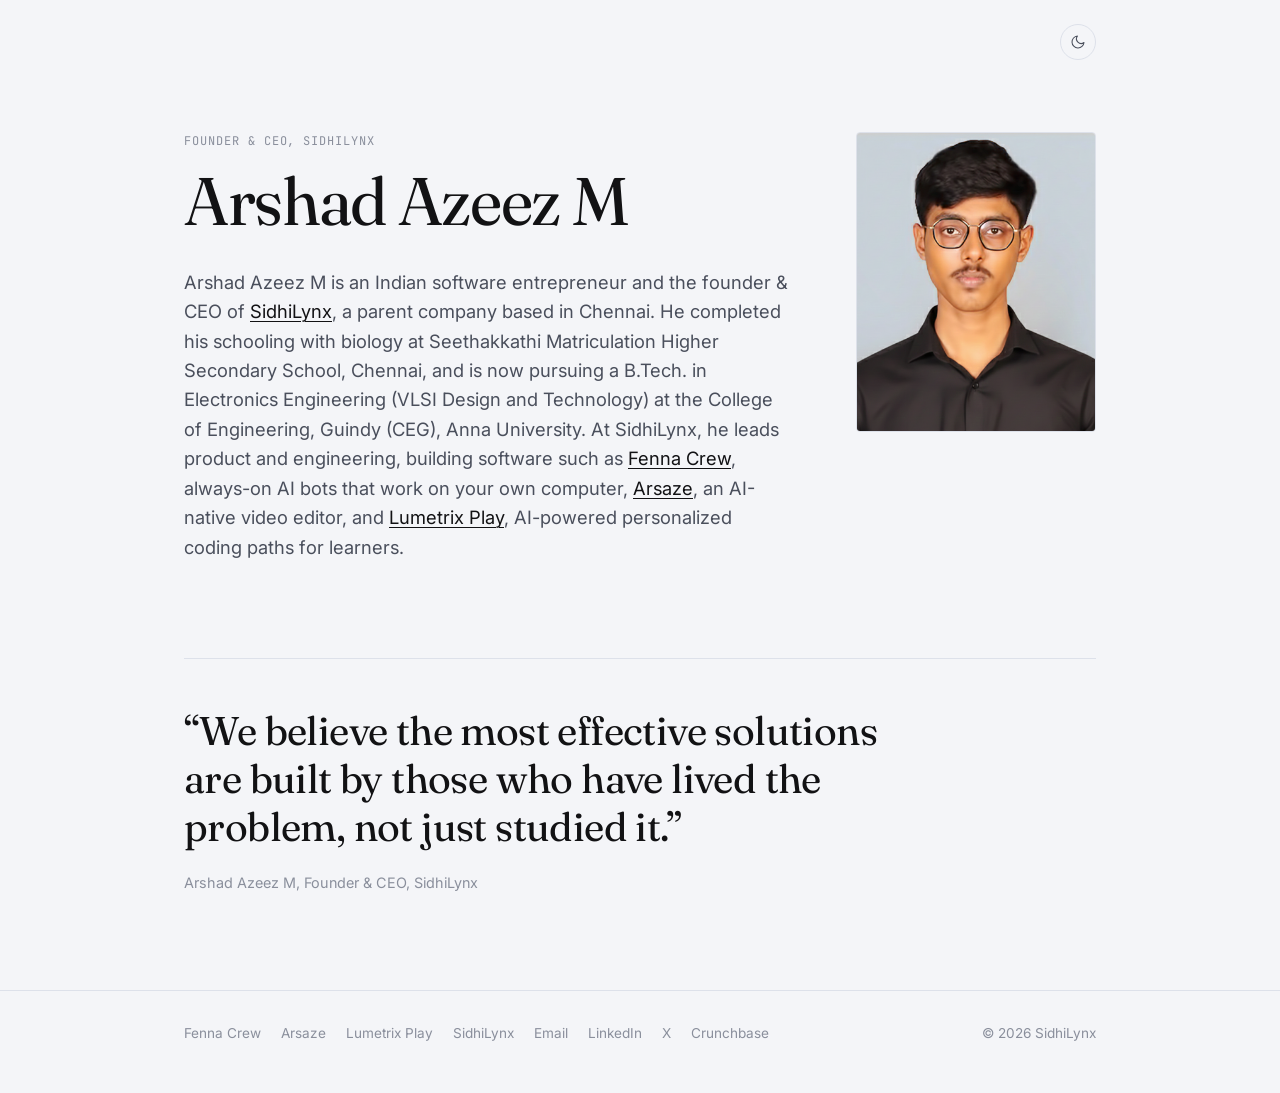
<file: index.html>
<!DOCTYPE html>
<html lang="en">
<head>
    <meta charset="UTF-8">
    <meta name="viewport" content="width=device-width, initial-scale=1.0">
    <title>Arshad Azeez M — Founder & CEO of SidhiLynx</title>
    <link rel="canonical" href="https://ceo.sidhilynx.com/">
    <meta name="google-site-verification" content="n1mcMbTLmEB4r3F04E456LTdkWBDqtnfcdT1jEZA8gM" />
    <meta name="description" content="Arshad Azeez M is an Indian software entrepreneur and the founder & CEO of SidhiLynx, the company behind Arsaze, the AI-native video editor, and Lumetrix Play.">
    <meta name="robots" content="index, follow">
    <meta name="author" content="Arshad Azeez M">
    <meta property="og:type" content="profile">
    <meta property="og:title" content="Arshad Azeez M — Founder & CEO of SidhiLynx">
    <meta property="og:description" content="Founder & CEO of SidhiLynx, building Arsaze and Lumetrix Play. Studying Electronics Engineering (VLSI Design and Technology) at CEG, Anna University.">
    <meta property="og:image" content="https://ceo.sidhilynx.com/arshad-azeez.png">
    <meta property="og:image:width" content="800">
    <meta property="og:image:height" content="800">
    <meta property="og:image:alt" content="Arshad Azeez M — Founder & CEO of SidhiLynx">
    <meta property="og:url" content="https://ceo.sidhilynx.com/">
    <meta property="og:site_name" content="Arshad Azeez M">
    <meta property="profile:first_name" content="Arshad">
    <meta property="profile:last_name" content="Azeez M">
    <meta name="twitter:card" content="summary_large_image">
    <meta name="twitter:site" content="@ArshadAzeezM">
    <meta name="twitter:creator" content="@ArshadAzeezM">
    <meta name="twitter:title" content="Arshad Azeez M — Founder & CEO of SidhiLynx">
    <meta name="twitter:description" content="Founder & CEO of SidhiLynx, building Arsaze and Lumetrix Play. Studying Electronics Engineering (VLSI Design and Technology) at CEG, Anna University.">
    <meta name="twitter:image" content="https://ceo.sidhilynx.com/arshad-azeez.png">
    <meta name="twitter:image:alt" content="Arshad Azeez M — Founder & CEO of SidhiLynx">
    <link rel="icon" href="/favicon.ico" type="image/x-icon">
    <link rel="icon" type="image/png" sizes="32x32" href="/favicon-32x32.png">
    <link rel="icon" type="image/png" sizes="16x16" href="/favicon-16x16.png">
    <link rel="apple-touch-icon" sizes="180x180" href="/apple-touch-icon.png">
    <link rel="manifest" href="/site.webmanifest">
    <meta name="theme-color" content="#f4f5f8" media="(prefers-color-scheme: light)">
    <meta name="theme-color" content="#050506" media="(prefers-color-scheme: dark)">
    <link rel="preconnect" href="https://fonts.googleapis.com">
    <link rel="preconnect" href="https://fonts.gstatic.com" crossorigin>
    <link href="https://fonts.googleapis.com/css2?family=Fraunces:opsz,wght@9..144,400;9..144,500&family=Inter:wght@400;500;600&family=JetBrains+Mono:wght@400;500&display=swap" rel="stylesheet">

    <script type="application/ld+json">
    {
      "@context": "https://schema.org",
      "@graph": [
        {
          "@type": "WebSite",
          "@id": "https://ceo.sidhilynx.com/#website",
          "url": "https://ceo.sidhilynx.com/",
          "name": "Arshad Azeez M",
          "description": "Official website of Arshad Azeez M, Founder & CEO of SidhiLynx",
          "publisher": { "@id": "https://ceo.sidhilynx.com/#person" }
        },
        {
          "@type": "Person",
          "@id": "https://ceo.sidhilynx.com/#person",
          "name": "Arshad Azeez M",
          "jobTitle": "Founder and CEO",
          "email": "arshadazeezm@arsaze.com",
          "mainEntityOfPage": "https://ceo.sidhilynx.com/",
          "birthDate": "2007-08-21",
          "birthPlace": { "@type": "Place", "name": "Chennai, India" },
          "description": "Arshad Azeez M is an Indian software entrepreneur and the founder & CEO of SidhiLynx, the company behind Arsaze and Lumetrix Play.",
          "url": "https://ceo.sidhilynx.com/",
          "image": { "@type": "ImageObject", "url": "https://ceo.sidhilynx.com/arshad-azeez.png", "width": 800, "height": 800 },
          "nationality": "Indian",
          "worksFor": { "@id": "https://sidhilynx.com/#organization" },
          "sameAs": [
            "https://ceo.sidhilynx.com/",
            "https://www.linkedin.com/in/arshad-azeez-m",
            "https://x.com/ArshadAzeezM",
            "https://www.crunchbase.com/person/arshad-azeez",
            "https://github.com/anrosprac",
            "https://www.google.com/search?kgmid=/g/11myh8p96y"
          ]
        },
        {
          "@type": "Organization",
          "@id": "https://sidhilynx.com/#organization",
          "name": "SidhiLynx",
          "url": "https://sidhilynx.com",
          "foundingDate": "2025-12-31",
          "location": "Chennai, India",
          "founder": { "@id": "https://ceo.sidhilynx.com/#person" },
          "logo": "https://sidhilynx.com/logo.jpeg"
        },
        {
          "@type": "SoftwareApplication",
          "name": "Arsaze",
          "url": "https://arsaze.com/",
          "applicationCategory": "MultimediaApplication",
          "operatingSystem": "Windows, macOS, Linux, Web",
          "description": "AI-native video editor that edits a real timeline while you watch.",
          "creator": { "@id": "https://ceo.sidhilynx.com/#person" },
          "publisher": { "@id": "https://sidhilynx.com/#organization" }
        },
        {
          "@type": "SoftwareApplication",
          "name": "Lumetrix Play",
          "url": "https://lumetrixplay.sidhi.xyz/",
          "applicationCategory": "EducationalApplication",
          "description": "AI-powered personalized coding paths.",
          "creator": { "@id": "https://ceo.sidhilynx.com/#person" },
          "publisher": { "@id": "https://sidhilynx.com/#organization" }
        }
      ]
    }
    </script>

    <script>
        try { var t = localStorage.getItem('theme'); if (t) document.documentElement.dataset.theme = t; } catch (e) {}
    </script>
    <style>
        :root {
            --bg: #f4f5f8;
            --ink: #121214;
            --ink-2: #4a4f5c;
            --ink-3: #8a8f9c;
            --line: #dde1ea;
            --serif: "Fraunces", Georgia, serif;
            --sans: "Inter", ui-sans-serif, system-ui, sans-serif;
            --mono: "JetBrains Mono", ui-monospace, monospace;
        }
        @media (prefers-color-scheme: dark) {
            :root:not([data-theme="light"]) {
                --bg: #050506;
                --ink: #f2f2f4;
                --ink-2: #a3a9b8;
                --ink-3: #6b6b74;
                --line: #222227;
            }
        }
        :root[data-theme="dark"] {
            --bg: #050506;
            --ink: #f2f2f4;
            --ink-2: #a3a9b8;
            --ink-3: #6b6b74;
            --line: #222227;
        }

        *, *::before, *::after { box-sizing: border-box; margin: 0; padding: 0; }
        body {
            background: var(--bg);
            color: var(--ink);
            font-family: var(--sans);
            line-height: 1.6;
            -webkit-font-smoothing: antialiased;
        }
        a { color: var(--ink); text-underline-offset: 3px; text-decoration-thickness: 1px; }
        .wrap { max-width: 960px; margin: 0 auto; padding: 0 24px; }

        .topbar { display: flex; justify-content: flex-end; padding-top: 24px; }
        .theme-toggle {
            display: inline-flex; align-items: center; justify-content: center;
            width: 36px; height: 36px; border-radius: 50%;
            background: transparent; color: var(--ink-2);
            border: 1px solid var(--line); cursor: pointer;
        }
        .theme-toggle:hover { color: var(--ink); }
        .theme-toggle svg { width: 16px; height: 16px; }
        .theme-toggle .sun { display: none; }
        :root[data-theme="dark"] .theme-toggle .sun { display: block; }
        :root[data-theme="dark"] .theme-toggle .moon { display: none; }

        main { padding: 72px 0 96px; }
        .hero { display: grid; grid-template-columns: 1fr auto; gap: 56px; align-items: start; }
        .eyebrow {
            font-family: var(--mono); font-size: 0.75rem; letter-spacing: 0.08em;
            text-transform: uppercase; color: var(--ink-3);
        }
        h1 {
            font-family: var(--serif); font-weight: 400;
            font-size: clamp(2.6rem, 6vw, 4.2rem); line-height: 1.02; letter-spacing: -0.02em;
            margin: 16px 0 32px;
        }
        .bio { font-size: 1.15rem; color: var(--ink-2); max-width: 38rem; }
        .portrait {
            width: 240px; height: 300px; object-fit: cover; border-radius: 4px;
            border: 1px solid var(--line);
        }

        .quote { margin-top: 96px; padding-top: 48px; border-top: 1px solid var(--line); }
        .quote blockquote {
            font-family: var(--serif); font-weight: 400;
            font-size: clamp(1.6rem, 3.6vw, 2.5rem); line-height: 1.2; letter-spacing: -0.015em;
            max-width: 46rem;
        }
        .quote p { margin-top: 20px; font-size: 0.9rem; color: var(--ink-3); }

        footer { padding: 32px 0 48px; border-top: 1px solid var(--line); }
        footer .wrap { display: flex; justify-content: space-between; flex-wrap: wrap; gap: 16px; }
        footer nav { display: flex; flex-wrap: wrap; gap: 20px; }
        footer a, footer span { font-size: 0.85rem; color: var(--ink-3); text-decoration: none; }
        footer a:hover { color: var(--ink); }

        @media (max-width: 760px) {
            main { padding: 40px 0 72px; }
            .hero { grid-template-columns: 1fr; gap: 32px; }
            .hero > div:last-child { order: -1; }
            .portrait { width: 120px; height: 150px; }
            .quote { margin-top: 64px; padding-top: 40px; }
        }
    </style>
</head>
<body>

    <div class="wrap topbar">
        <button class="theme-toggle" type="button" aria-label="Toggle dark mode">
            <svg class="moon" viewBox="0 0 24 24" fill="none" stroke="currentColor" stroke-width="1.6" stroke-linecap="round" stroke-linejoin="round"><path d="M21 12.8A9 9 0 1 1 11.2 3a7 7 0 0 0 9.8 9.8z"/></svg>
            <svg class="sun" viewBox="0 0 24 24" fill="none" stroke="currentColor" stroke-width="1.6" stroke-linecap="round"><circle cx="12" cy="12" r="4"/><path d="M12 2v2M12 20v2M4.9 4.9l1.4 1.4M17.7 17.7l1.4 1.4M2 12h2M20 12h2M4.9 19.1l1.4-1.4M17.7 6.3l1.4-1.4"/></svg>
        </button>
    </div>

    <main>
        <div class="wrap">
            <section class="hero">
                <div>
                    <p class="eyebrow">Founder &amp; CEO, SidhiLynx</p>
                    <h1>Arshad Azeez M</h1>
                    <p class="bio">Arshad Azeez M is an Indian software entrepreneur and the founder &amp; CEO of <a href="https://sidhilynx.com/" target="_blank" rel="noopener">SidhiLynx</a>, a parent company based in Chennai. He completed his schooling with biology at Seethakkathi Matriculation Higher Secondary School, Chennai, and is now pursuing a B.Tech. in Electronics Engineering (VLSI Design and Technology) at the College of Engineering, Guindy (CEG), Anna University. At SidhiLynx, he leads product and engineering, building software such as <a href="https://fenna.sidhilynx.com/" target="_blank" rel="noopener">Fenna Crew</a>, always-on AI bots that work on your own computer, <a href="https://arsaze.com/" target="_blank" rel="noopener">Arsaze</a>, an AI-native video editor, and <a href="https://lumetrixplay.sidhi.xyz/" target="_blank" rel="noopener">Lumetrix Play</a>, AI-powered personalized coding paths for learners.</p>
                </div>
                <div>
                    <img class="portrait" src="arshad-azeez.png" alt="Arshad Azeez M, Founder & CEO of SidhiLynx" width="240" height="300">
                </div>
            </section>

            <section class="quote">
                <blockquote>“We believe the most effective solutions are built by those who have lived the problem, not just studied it.”</blockquote>
                <p>Arshad Azeez M, Founder &amp; CEO, SidhiLynx</p>
            </section>
        </div>
    </main>

    <footer>
        <div class="wrap">
            <nav>
                <a href="https://fenna.sidhilynx.com/" target="_blank" rel="noopener">Fenna Crew</a>
                <a href="https://arsaze.com/" target="_blank" rel="noopener">Arsaze</a>
                <a href="https://lumetrixplay.sidhi.xyz/" target="_blank" rel="noopener">Lumetrix Play</a>
                <a href="https://sidhilynx.com/" target="_blank" rel="noopener">SidhiLynx</a>
                <a href="mailto:arshadazeezm@arsaze.com">Email</a>
                <a href="https://www.linkedin.com/in/arshad-azeez-m" target="_blank" rel="noopener noreferrer">LinkedIn</a>
                <a href="https://x.com/ArshadAzeezM" target="_blank" rel="noopener noreferrer">X</a>
                <a href="https://www.crunchbase.com/person/arshad-azeez" target="_blank" rel="noopener noreferrer">Crunchbase</a>
            </nav>
            <span>© 2026 SidhiLynx</span>
        </div>
    </footer>

    <script>
        (function () {
            var root = document.documentElement;
            var btn = document.querySelector('.theme-toggle');
            function current() {
                return root.dataset.theme || (matchMedia('(prefers-color-scheme: dark)').matches ? 'dark' : 'light');
            }
            function apply(t) {
                root.dataset.theme = t;
                btn.setAttribute('aria-pressed', t === 'dark');
            }
            apply(current());
            btn.addEventListener('click', function () {
                var next = current() === 'dark' ? 'light' : 'dark';
                apply(next);
                try { localStorage.setItem('theme', next); } catch (e) {}
            });
        })();
    </script>

</body>
</html>
</file>
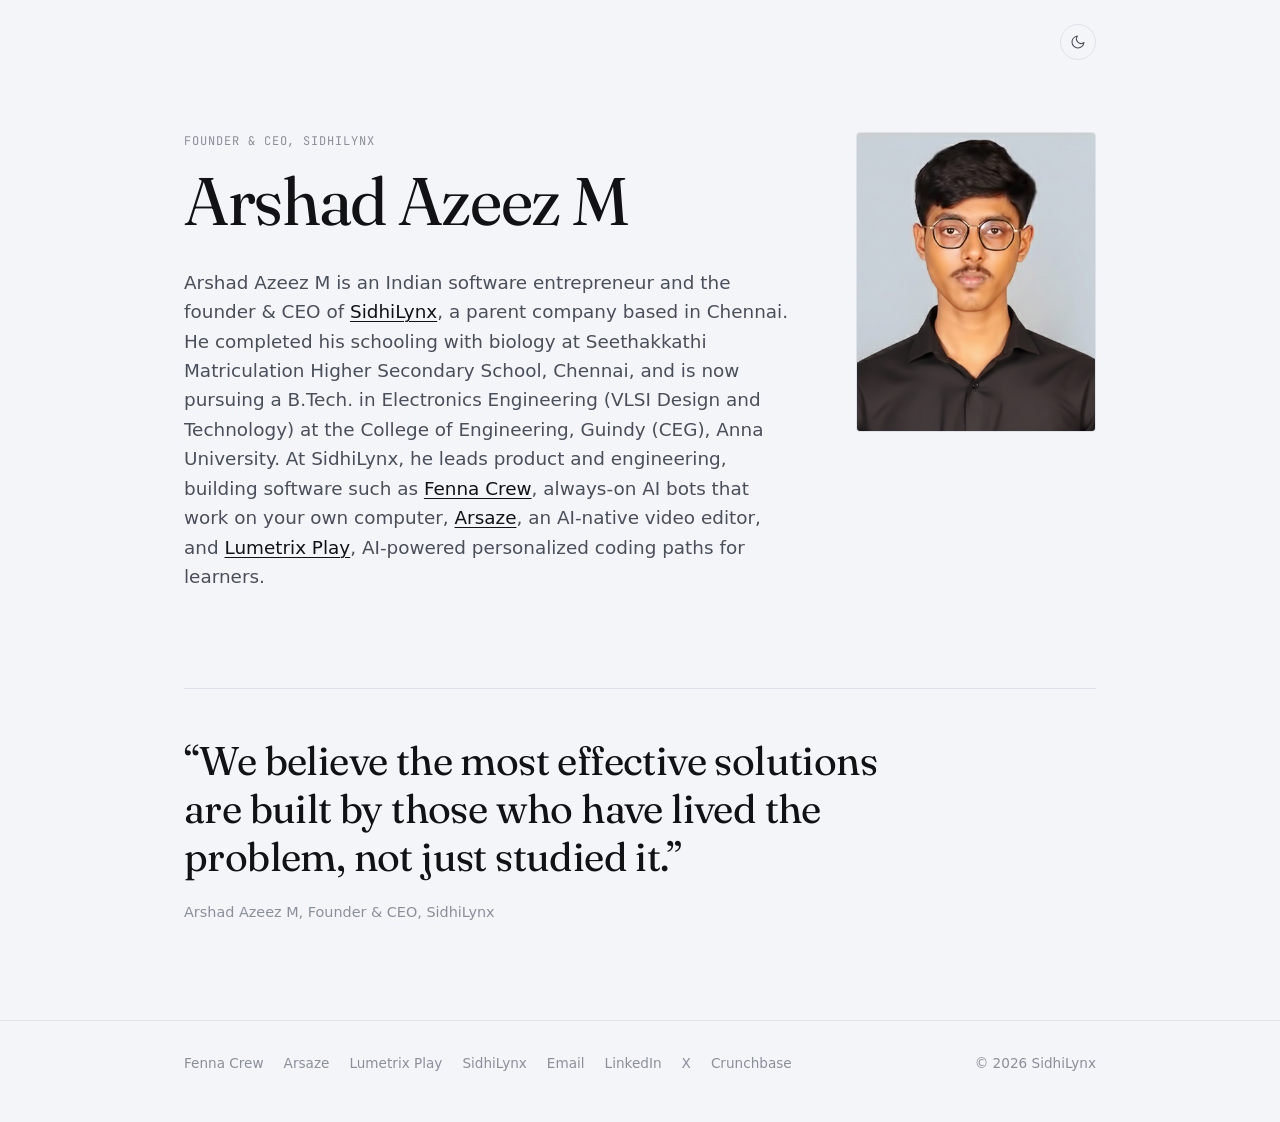
<file: biography.html>
<!DOCTYPE html>
<html lang="en">
<head>
    <meta charset="UTF-8">
    <title>Arshad Azeez M — Founder & CEO of SidhiLynx</title>
    <link rel="canonical" href="https://ceo.sidhilynx.com/">
    <meta name="robots" content="noindex, follow">
    <meta http-equiv="refresh" content="0; url=/#about">
</head>
<body>
    <p>This page has moved. <a href="/#about">Continue to ceo.sidhilynx.com</a>.</p>
</body>
</html>
</file>
